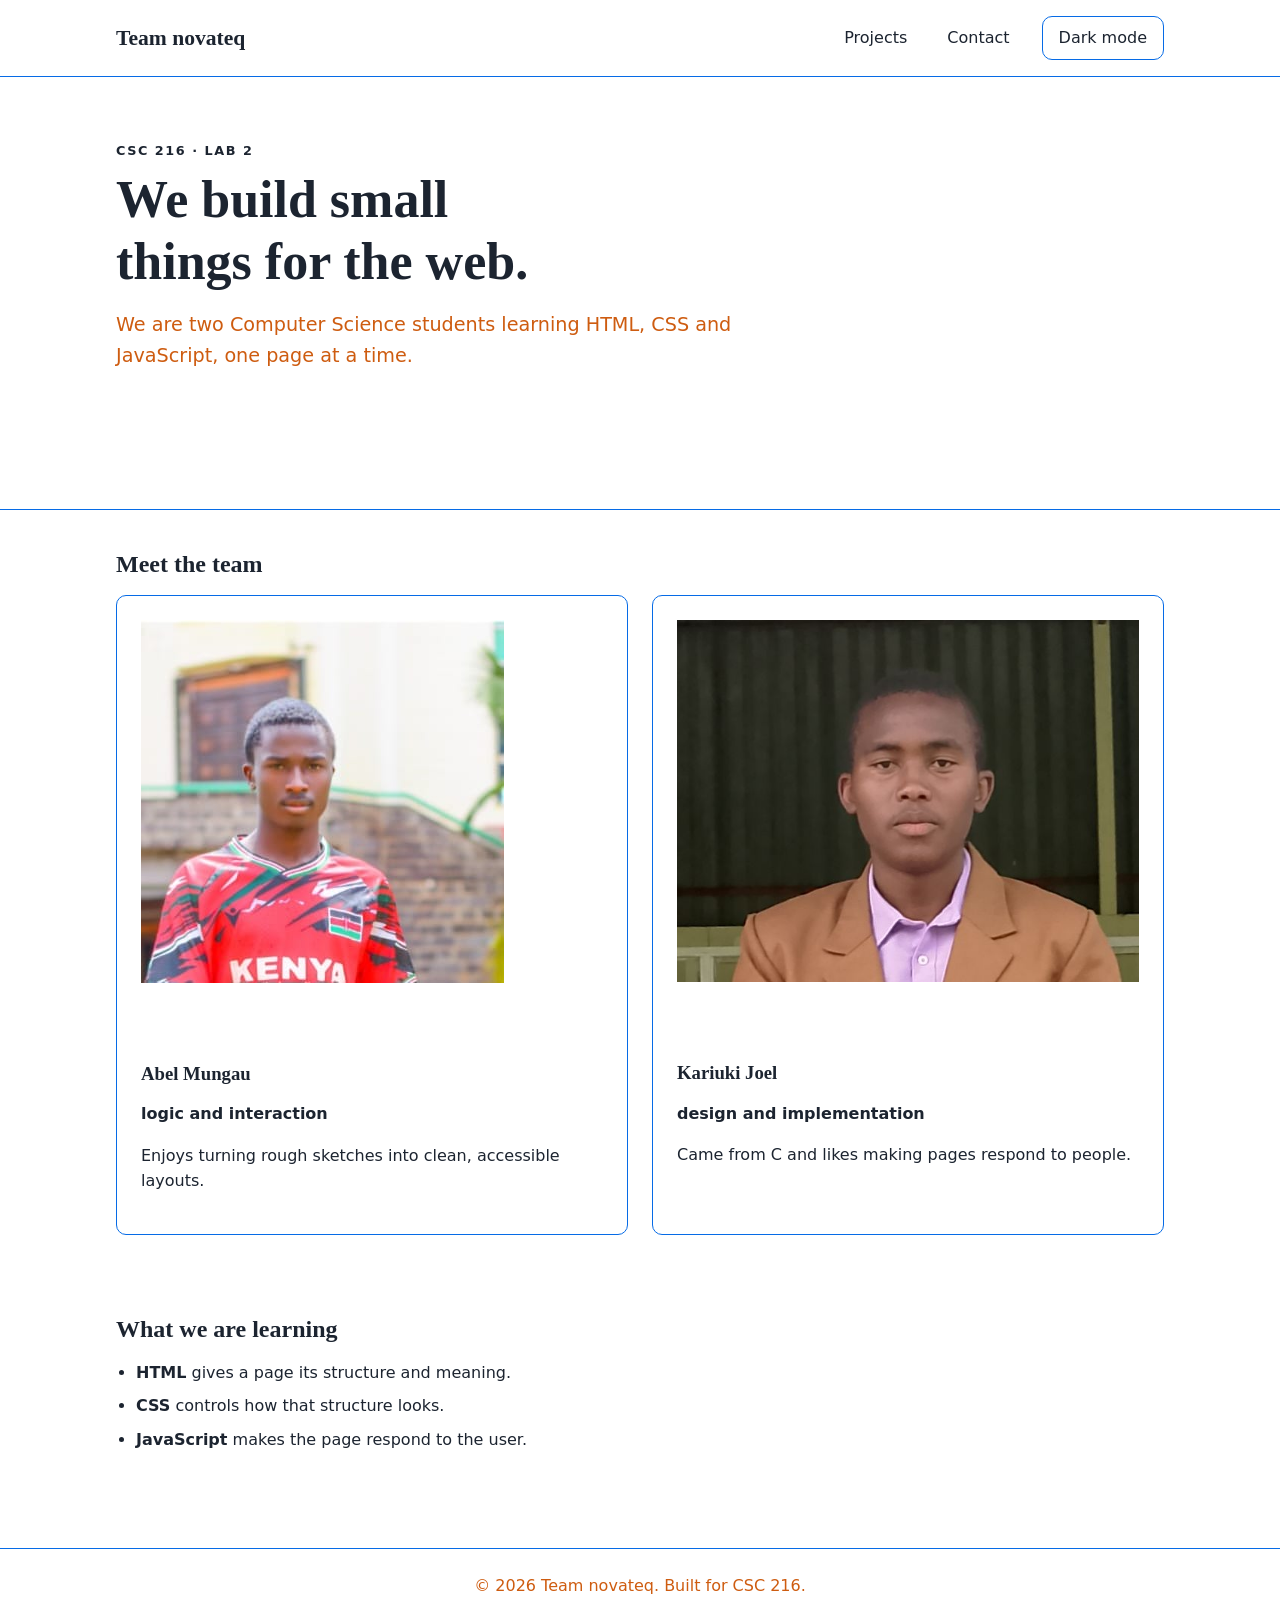
<file: index.html>
<!DOCTYPE html>
<html lang="en">
<head>
  <meta charset="UTF-8">
  <meta name="viewport" content="width=device-width, initial-scale=1.0">
  <meta name="description" content="Team novateq: a CSC 216 web development pair.">
  <title>Home | Team novateq</title>
  <link rel="stylesheet" href="css/style.css">
  <script src="js/script.js" defer></script>
</head>
<body>
  <a class="skip-link" href="#main">Skip to main content</a>

  <header class="site-header">
    <div class="container header-inner">
      <a class="logo" href="index.html">Team novateq</a>
      <button class="nav-toggle" type="button" aria-expanded="false" aria-controls="site-nav">Menu</button>
      <nav id="site-nav" class="site-nav" aria-label="Main">
        <ul>
          <li><a href="index.html" aria-current="page">Home</a></li>
          <li><a href="projects.html">Projects</a></li>
          <li><a href="contact.html">Contact</a></li>
        </ul>
      </nav>
      <button class="theme-toggle" type="button" aria-pressed="false">Dark mode</button>
    </div>
  </header>

  <main id="main">
    <section class="hero">
      <div class="container">
        <p class="eyebrow">CSC 216 · Lab 2</p>
        <h1>We build small things for the web.</h1>
        <p class="lead">We are two Computer Science students learning HTML, CSS and JavaScript, one page at a time.</p>
        <a class="button" href="projects.html">See our projects</a>
      </div>
    </section>

    <section class="container section" aria-labelledby="team-heading">
      <h2 id="team-heading">Meet the team</h2>
      <div class="team-grid">
        <article class="card">
          <img src="images/member1.jpeg" alt="Abel Mungau">
          <div class="avatar" aria-hidden="true">AW</div>
          <h3>Abel Mungau</h3>
          <p class="role">logic and interaction</p>
          <p>Enjoys turning rough sketches into clean, accessible layouts.</p>
        </article>
        <article class="card">
          <img src="images/member2.jpeg" alt="Kariuki joel">
          <div class="avatar" aria-hidden="true">BO</div>
          <h3>Kariuki Joel</h3>
          <p class="role">design and implementation</p>
          <p>Came from C and likes making pages respond to people.</p>
        </article>
      </div>
    </section>

    <section class="container section" aria-labelledby="learning-heading">
      <h2 id="learning-heading">What we are learning</h2>
      <ul class="skill-list">
        <li><strong>HTML</strong> gives a page its structure and meaning.</li>
        <li><strong>CSS</strong> controls how that structure looks.</li>
        <li><strong>JavaScript</strong> makes the page respond to the user.</li>
      </ul>
    </section>
  </main>

  <footer class="site-footer">
    <div class="container">
      <p>© <span id="year">2026</span> Team novateq. Built for CSC 216.</p>
    </div>
  </footer>
</body>
</html>
</file>
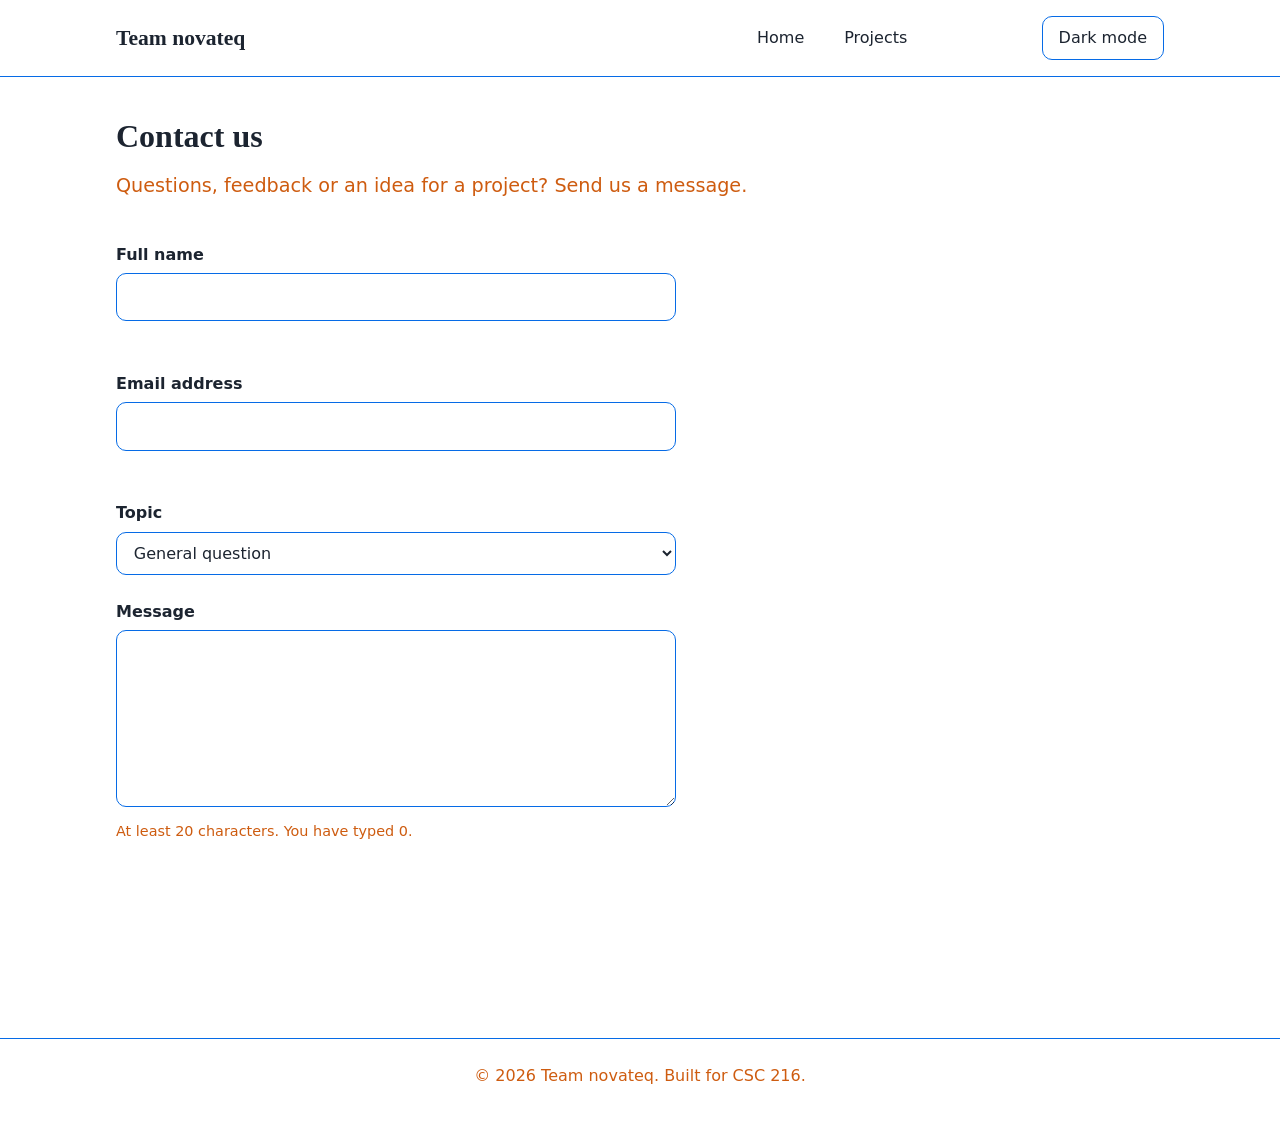
<file: contact.html>
<!DOCTYPE html>
<html lang="en">
<head>
  <meta charset="UTF-8">
  <meta name="viewport" content="width=device-width, initial-scale=1.0">
  <meta name="description" content="Send a message to Team Byte.">
  <title>Contact | Team website</title>
  <link rel="stylesheet" href="css/style.css">
  <script src="js/script.js" defer></script>
</head>
<body>
  <a class="skip-link" href="#main">Skip to main content</a>

  <header class="site-header">
    <div class="container header-inner">
      <a class="logo" href="index.html">Team novateq</a>
      <button class="nav-toggle" type="button" aria-expanded="false" aria-controls="site-nav">Menu</button>
      <nav id="site-nav" class="site-nav" aria-label="Main">
        <ul>
          <li><a href="index.html">Home</a></li>
          <li><a href="projects.html">Projects</a></li>
          <li><a href="contact.html" aria-current="page">Contact</a></li>
        </ul>
      </nav>
      <button class="theme-toggle" type="button" aria-pressed="false">Dark mode</button>
    </div>
  </header>

  <main id="main" class="container">
    <header class="page-header">
      <h1>Contact us</h1>
      <p class="lead">Questions, feedback or an idea for a project? Send us a message.</p>
    </header>

    <form id="contact-form" class="contact-form" novalidate>
      <div class="field">
        <label for="name">Full name</label>
        <input type="text" id="name" name="name" autocomplete="name" required aria-describedby="name-error">
        <p class="error" id="name-error"></p>
      </div>

      <div class="field">
        <label for="email">Email address</label>
        <input type="email" id="email" name="email" autocomplete="email" required aria-describedby="email-error">
        <p class="error" id="email-error"></p>
      </div>

      <div class="field">
        <label for="topic">Topic</label>
        <select id="topic" name="topic">
          <option value="general">General question</option>
          <option value="collaboration">Collaboration</option>
          <option value="feedback">Feedback on our site</option>
        </select>
      </div>

      <div class="field">
        <label for="message">Message</label>
        <textarea id="message" name="message" rows="6" required minlength="20" aria-describedby="message-hint message-error"></textarea>
        <p class="hint" id="message-hint">At least 20 characters. You have typed <span id="char-count">0</span>.</p>
        <p class="error" id="message-error"></p>
      </div>

      <button class="button" type="submit">Send message</button>
      <p id="form-status" class="form-status" role="status"></p>
    </form>
  </main>

  <footer class="site-footer">
    <div class="container">
      <p>© <span id="year">2026</span> Team novateq. Built for CSC 216.</p>
    </div>
  </footer>
</body>
</html>
</file>
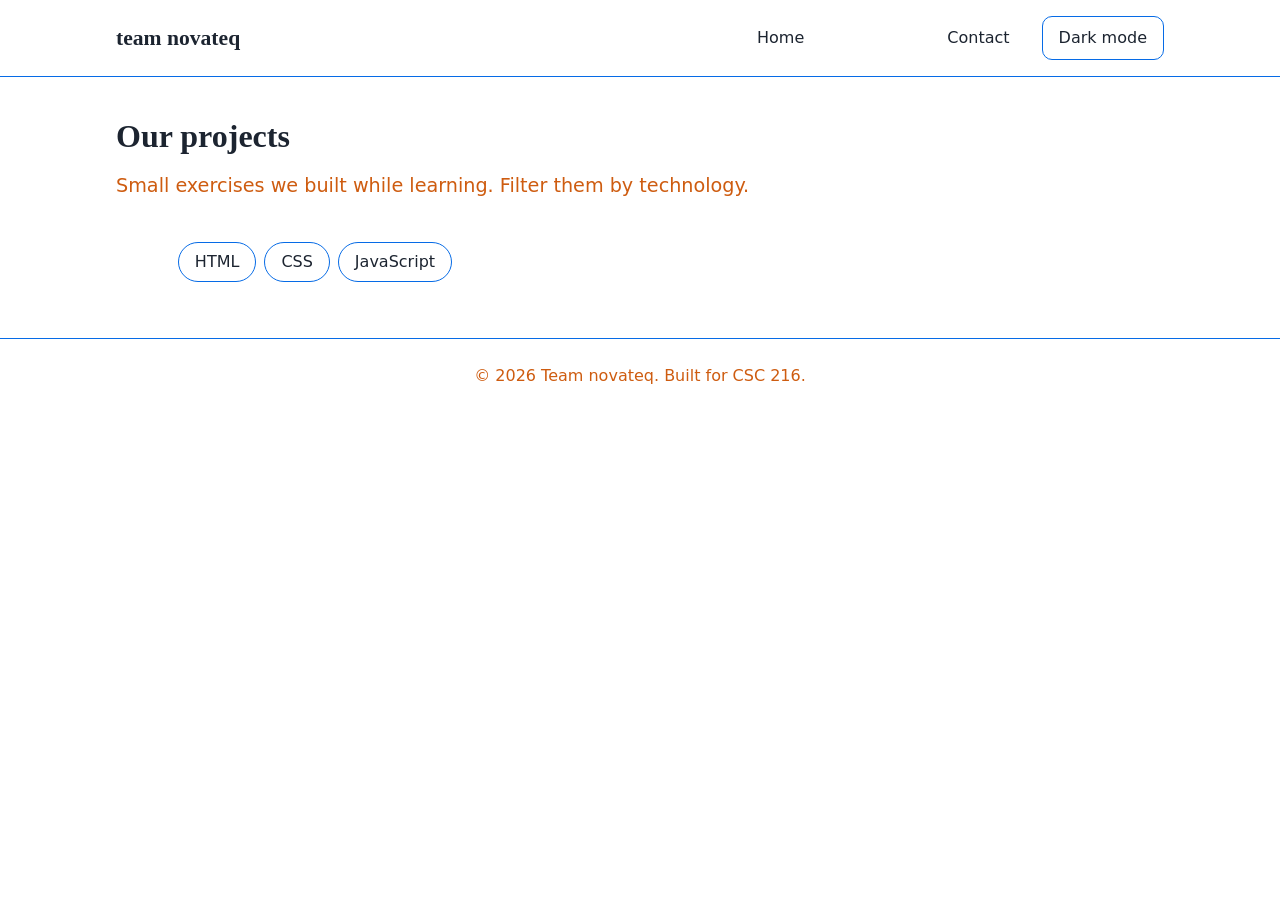
<file: projects.html>
<!DOCTYPE html>
<html lang="en">
<head>
  <meta charset="UTF-8">
  <meta name="viewport" content="width=device-width, initial-scale=1.0">
  <meta name="description" content="Projects built by Team Byte while learning web development.">
  <title>project|Team website</title>
  <link rel="stylesheet" href="css/style.css">
  <script src="js/script.js" defer></script>
</head>
<body>
  <a class="skip-link" href="#main">Skip to main content</a>

  <header class="site-header">
    <div class="container header-inner">
      <a class="logo" href="index.html">team novateq</a>
      <button class="nav-toggle" type="button" aria-expanded="false" aria-controls="site-nav">Menu</button>
      <nav id="site-nav" class="site-nav" aria-label="Main">
        <ul>
          <li><a href="index.html">Home</a></li>
          <li><a href="projects.html" aria-current="page">Projects</a></li>
          <li><a href="contact.html">Contact</a></li>
        </ul>
      </nav>
      <button class="theme-toggle" type="button" aria-pressed="false">Dark mode</button>
    </div>
  </header>

  <main id="main" class="container">
    <header class="page-header">
      <h1>Our projects</h1>
      <p class="lead">Small exercises we built while learning. Filter them by technology.</p>
    </header>

    <div class="filters" role="group" aria-label="Filter projects by technology">
      <button class="filter-btn" type="button" data-filter="all" aria-pressed="true">All</button>
      <button class="filter-btn" type="button" data-filter="html" aria-pressed="false">HTML</button>
      <button class="filter-btn" type="button" data-filter="css" aria-pressed="false">CSS</button>
      <button class="filter-btn" type="button" data-filter="js" aria-pressed="false">JavaScript</button>
    </div>

    <p id="project-count" class="project-count" aria-live="polite"></p>
    <div id="project-list" class="project-grid"></div>

    <noscript>
      <p>Turn on JavaScript to see the project list.</p>
    </noscript>
  </main>

  <footer class="site-footer">
    <div class="container">
      <p>© <span id="year">2026</span> Team novateq. Built for CSC 216.</p>
    </div>
  </footer>
</body>
</html>
</file>
<file: css/style.css>
/* =====================================================
   Team novateq stylesheet (CSC 216, Lab 2)
   One file styles every page on the site.
   ===================================================== */

/* ---------- 1. Design tokens ---------- */
:root {
<<<<<<< HEAD
  --color-bg: #0ada18c2;
  --color-surface: #0da2eccb;
  --color-text: #1c2430;
  --color-muted: #930ecc;
=======
  --color-bg: #1be409;
  --color-surface: #ffffff;
  --color-text: #1c2430;
  --color-muted: #ce5c10;
>>>>>>> c20d4a8b6044e67795899f3c306db105d1f45569
  --color-primary: #0f6e6e;
  --color-primary-dark: #0a5050;
  --color-on-primary: #ffffff;
  --color-border: #066be6;
  --color-error: #b3261e;
  --color-success: #1e7b3a;

  --font-body: system-ui, -apple-system, "Segoe UI", Roboto, Arial, sans-serif;
  --font-heading: Georgia, "Times New Roman", serif;

  --space-1: 0.5rem;
  --space-2: 1rem;
  --space-3: 1.5rem;
  --space-4: 2.5rem;
  --space-5: 4rem;

  --radius: 10px;
  --max-width: 1080px;
}

body.dark {
  --color-bg: #11161d;
  --color-surface: #1a212b;
  --color-text: #e7ebf0;
  --color-muted: #1bbcd8;
  --color-primary: #4fc1c1;
  --color-primary-dark: #83d8d8;
  --color-on-primary: #0b1f1f;
  --color-border: #891ca5;
  --color-error: #ff8a80;
  --color-success: #7ddc97;
  color-scheme: dark;
}
/* ---------- 2. Base and reset ---------- */
*,
*::before,
*::after {
  box-sizing: border-box;
}

body {
  margin: 0;
  font-family: var(--font-body);
  font-size: 1rem;
  line-height: 1.6;
  color: var(--color-text);
  background-color: var(--color-bg);
  transition: background-color 0.3s ease, color 0.3s ease;
}

h1,
h2,
h3 {
  font-family: var(--font-heading);
  line-height: 1.2;
  margin: 0 0 var(--space-2);
}

p {
  margin: 0 0 var(--space-2);
}

a {
  color: var(--color-primary);
}

a:hover {
  color: var(--color-primary-dark);
}

img {
  max-width: 100%;
  display: block;
}

:focus-visible {
  outline: 3px solid var(--color-primary);
  outline-offset: 3px;
}
/* ---------- 3. Layout helpers ---------- */
.container {
  width: 100%;
  max-width: var(--max-width);
  margin-inline: auto;
  padding-inline: var(--space-2);
}

.section {
  padding-block: var(--space-4);
}

.skip-link {
  position: absolute;
  top: -4rem;
  left: var(--space-2);
  z-index: 100;
  padding: var(--space-1) var(--space-2);
  border-radius: var(--radius);
  background-color: var(--color-primary);
  color: var(--color-on-primary);
}

.skip-link:focus {
  top: var(--space-2);
}
/* ---------- 4. Header and navigation ---------- */
.site-header {
  position: sticky;
  top: 0;
  z-index: 10;
  background-color: var(--color-surface);
  border-bottom: 1px solid var(--color-border);
  
}

.header-inner {
  display: flex;
  flex-wrap: wrap;
  align-items: center;
  gap: var(--space-2);
  padding-block: var(--space-2);
}

.logo {
  margin-right: auto;
  font-family: var(--font-heading);
  font-size: 1.35rem;
  font-weight: 700;
  color: var(--color-text);
  text-decoration: none;
}

.site-nav ul {
  display: flex;
  gap: var(--space-1);
  margin: 0;
  padding: 0;
  list-style: none;
}

.site-nav a {
  display: block;
  padding: var(--space-1) var(--space-2);
  border-radius: var(--radius);
  color: var(--color-text);
  font-weight: 500;
  text-decoration: none;
}

.site-nav a:hover {
  background-color: var(--color-bg);
}

.site-nav a[aria-current="page"] {
  background-color: var(--color-primary);
  color: var(--color-on-primary);
}

.nav-toggle,
.theme-toggle {
  padding: var(--space-1) var(--space-2);
  border: 1px solid var(--color-border);
  border-radius: var(--radius);
  background-color: transparent;
  color: var(--color-text);
  font: inherit;
  cursor: pointer;
}

.theme-toggle[aria-pressed="true"] {
  border-color: var(--color-primary);
  color: var(--color-primary);
}

.nav-toggle {
  display: none;
}
/* ---------- 5. Buttons and hero ---------- */
.button {
  display: inline-block;
  padding: 0.75rem 1.5rem;
  border: none;
  border-radius: var(--radius);
  background-color: var(--color-primary);
  color: var(--color-on-primary);
  font: inherit;
  font-weight: 600;
  text-decoration: none;
  cursor: pointer;
  transition: background-color 0.2s ease, transform 0.2s ease;
}

.button:hover {
  background-color: var(--color-primary-dark);
  color: var(--color-on-primary);
  transform: translateY(-2px);
}

.hero {
  padding-block: var(--space-5);
  background: linear-gradient(135deg, var(--color-surface), var(--color-bg));
  border-bottom: 1px solid var(--color-border);
}

.hero h1 {
  max-width: 18ch;
  font-size: clamp(2rem, 5vw, 3.25rem);
}

.eyebrow {
  margin-bottom: var(--space-1);
  color: var(--color-primary);
  font-size: 0.8rem;
  font-weight: 700;
  letter-spacing: 0.12em;
  text-transform: uppercase;
}

.lead {
  max-width: 55ch;
  margin-bottom: var(--space-3);
  color: var(--color-muted);
  font-size: 1.2rem;
}

.page-header {
  padding-block: var(--space-4) var(--space-2);
}
/* ---------- 6. Cards and grids ---------- */
.team-grid,
.project-grid {
  display: grid;
  grid-template-columns: repeat(auto-fit, minmax(260px, 1fr));
  gap: var(--space-3);
}

.card {
  padding: var(--space-3);
  border: 1px solid var(--color-border);
  border-radius: var(--radius);
  background-color: var(--color-surface);
}

.avatar {
  display: grid;
  place-items: center;
  width: 64px;
  height: 64px;
  margin-bottom: var(--space-2);
  border-radius: 50%;
  background-color: var(--color-primary);
  color: var(--color-on-primary);
  font-size: 1.25rem;
  font-weight: 700;
}

.role {
  color: var(--color-primary);
  font-weight: 600;
}

.skill-list {
  padding-left: 1.25rem;
}

.skill-list li {
  margin-bottom: var(--space-1);
}
/* ---------- 7. Projects page ---------- */
.filters {
  display: flex;
  flex-wrap: wrap;
  gap: var(--space-1);
  margin-bottom: var(--space-2);
}

.filter-btn {
  padding: 0.4rem 1rem;
  border: 1px solid var(--color-border);
  border-radius: 999px;
  background-color: var(--color-surface);
  color: var(--color-text);
  font: inherit;
  cursor: pointer;
}

.filter-btn[aria-pressed="true"] {
  border-color: var(--color-primary);
  background-color: var(--color-primary);
  color: var(--color-on-primary);
}

.project-count {
  color: var(--color-muted);
}

.tag {
  display: inline-block;
  margin-bottom: var(--space-1);
  color: var(--color-primary);
  font-size: 0.75rem;
  font-weight: 700;
  letter-spacing: 0.06em;
  text-transform: uppercase;
}

/* ---------- 8. Contact form ---------- */
.contact-form {
  max-width: 560px;
  padding-bottom: var(--space-4);
}

.field {
  margin-bottom: var(--space-3);
}

label {
  display: block;
  margin-bottom: 0.35rem;
  font-weight: 600;
}

input,
select,
textarea {
  width: 100%;
  padding: 0.65rem 0.8rem;
  border: 1px solid var(--color-border);
  border-radius: var(--radius);
  background-color: var(--color-surface);
  color: var(--color-text);
  font: inherit;
}

input:focus,
select:focus,
textarea:focus {
  border-color: var(--color-primary);
}

input[aria-invalid="true"],
textarea[aria-invalid="true"] {
  border-color: var(--color-error);
}

.hint,
.error {
  margin: 0.35rem 0 0;
  font-size: 0.9rem;
}

.hint {
  color: var(--color-muted);
}

.error {
  min-height: 1.4em;
  color: var(--color-error);
}

.form-status {
  margin-top: var(--space-2);
  color: var(--color-success);
  font-weight: 600;
}
/* ---------- 9. Footer ---------- */
.site-footer {
  margin-top: var(--space-4);
  padding-block: var(--space-3);
  border-top: 1px solid var(--color-border);
  color: var(--color-muted);
  text-align: center;
}

/* ---------- 10. Small screens ---------- */
@media (max-width: 700px) {
  .nav-toggle {
    display: inline-block;
  }

  .site-nav {
    display: none;
    order: 3;
    width: 100%;
  }

  .site-nav.open {
    display: block;
  }

  .site-nav ul {
    flex-direction: column;
  }

  .section {
    padding-block: var(--space-3);
  }
}

/* ---------- 11. Respect reduced-motion preferences ---------- */
@media (prefers-reduced-motion: reduce) {
  *,
  *::before,
  *::after {
    transition: none !important;
  }
}
<<<<<<< HEAD

/* Project links */
.project-link {
  display: inline-block;
  margin-top: 15px;
  padding: 10px 18px;
  background: #2563eb;
  color: white;
  text-decoration: none;
  border-radius: 6px;
}

.project-link:hover {
  background: #1d4ed8;
}

/* Registration and To-Do applications */
#registration-form,
#todo-form {
  display: grid;
  gap: 12px;
  max-width: 500px;
  margin: 25px 0;
}

#registration-form input,
#registration-form select,
#todo-form input {
  padding: 12px;
  border: 1px solid #ccc;
  border-radius: 6px;
}

#registration-form button,
#todo-form button,
#todo-list button {
  padding: 10px;
  border: none;
  border-radius: 6px;
  background: #2563eb;
  color: white;
  cursor: pointer;
}

#todo-list {
  max-width: 500px;
  padding: 0;
  list-style: none;
}

#todo-list li {
  display: flex;
  flex-wrap: wrap;
  align-items: center;
  gap: 10px;
  padding: 12px;
  margin-bottom: 10px;
  border: 1px solid #ccc;
  border-radius: 6px;
}

#todo-list li span {
  flex: 1;
}
=======
.profile-photo {
  width: 120px;
  height: 120px;
  object-fit: cover;
  border-radius: 50%;
  display: block;
  margin: 0 auto 15px;
}
>>>>>>> c20d4a8b6044e67795899f3c306db105d1f45569
</file>
